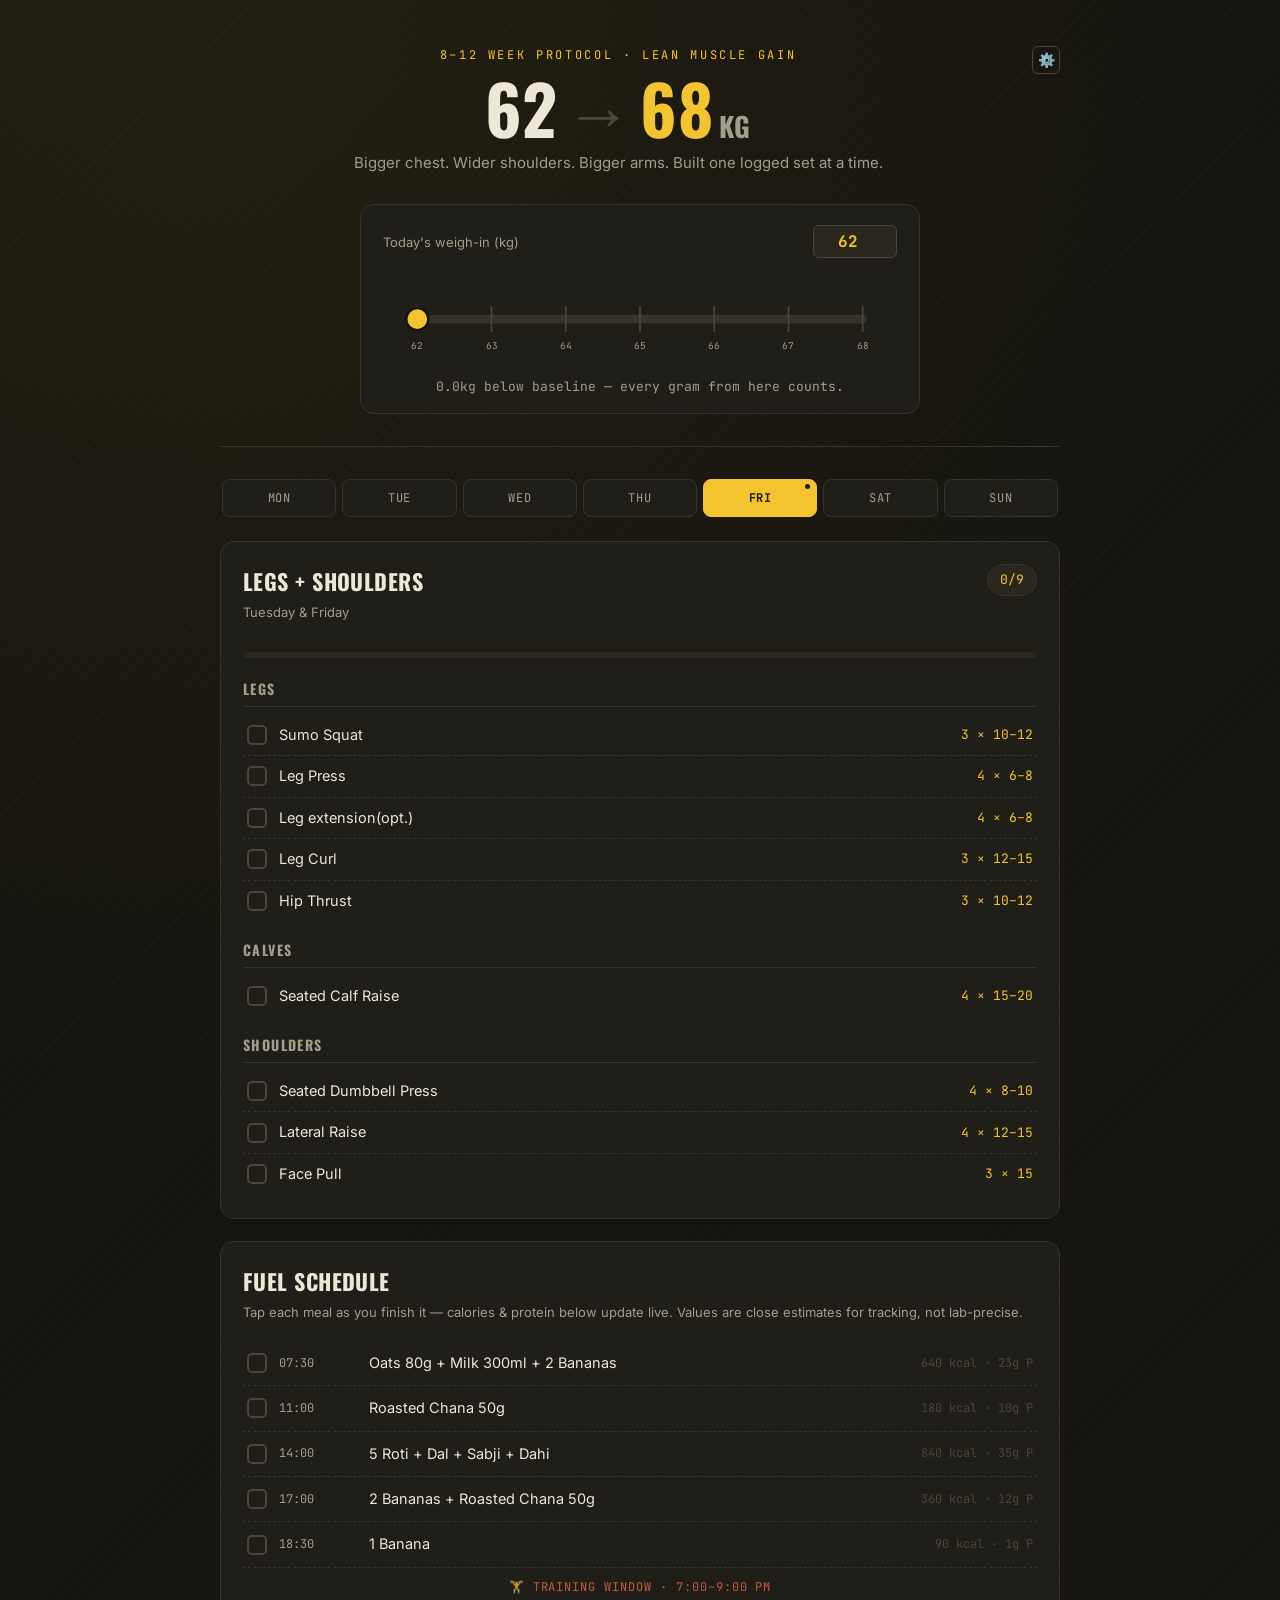
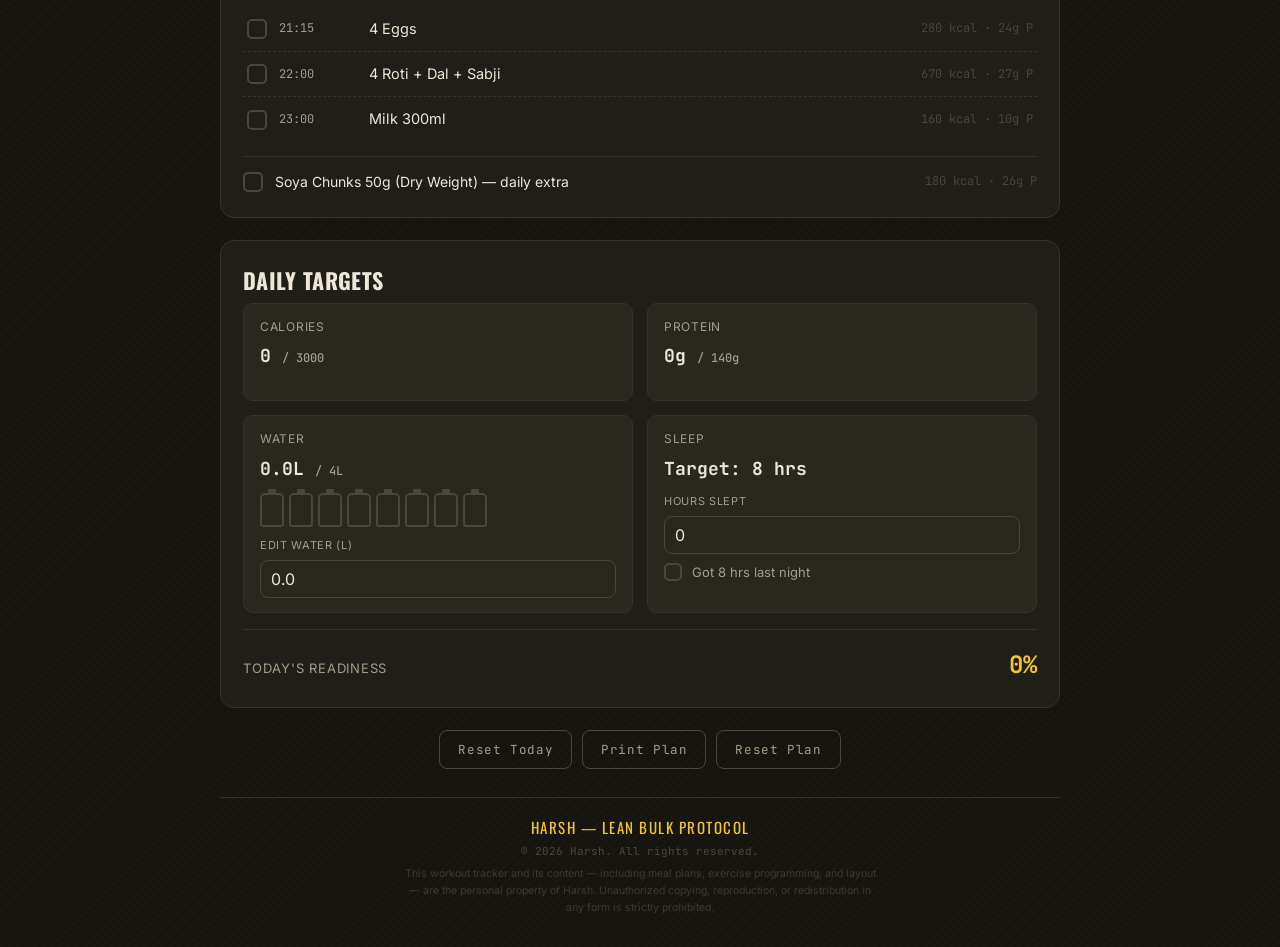
<file: index.html>
<!DOCTYPE html>
<html lang="en">
<head>
<meta charset="UTF-8">
<meta name="viewport" content="width=device-width, initial-scale=1.0">
<title>Lean Bulk Protocol · 62 → 68kg</title>
<link rel="preconnect" href="https://fonts.googleapis.com">
<link href="https://fonts.googleapis.com/css2?family=Oswald:wght@500;600;700&family=Inter:wght@400;500;600;700&family=JetBrains+Mono:wght@500;700&display=swap" rel="stylesheet">
<link rel="stylesheet" href="css/style.css">
</head>
<body>
<div class="page">

  <header class="hero">
    <div style="display:flex; justify-content:center; align-items:flex-start; gap:16px; position:relative;">
      <div style="flex:1;">
        <p class="hero-eyebrow">8–12 WEEK PROTOCOL · LEAN MUSCLE GAIN</p>
        <h1 class="hero-title"><span id="startWeight">62</span><span class="arrow">→</span><span class="goal-num" id="goalWeight">68</span><span class="unit">KG</span></h1>
        <p class="hero-sub">Bigger chest. Wider shoulders. Bigger arms. Built one logged set at a time.</p>
      </div>
      <button class="settings-icon" id="settingsBtn" title="Settings" aria-label="Open settings">⚙️</button>
    </div>

    <div class="bar-loader">
      <div class="bar-loader-head">
        <label for="weightInput">Today's weigh-in (kg)</label>
        <input type="number" id="weightInput" min="55" max="75" step="0.1" value="62">
      </div>
      <svg id="barbellSvg" viewBox="0 0 600 110" xmlns="http://www.w3.org/2000/svg" aria-hidden="true">
        <line x1="40" y1="55" x2="560" y2="55" stroke="#36332a" stroke-width="10" stroke-linecap="round"/>
        <rect id="barFill" x="40" y="50" width="0" height="10" rx="5" fill="#f4c430"/>
        <g id="ticks" font-family="JetBrains Mono, monospace" font-size="11" fill="#a39d8c"></g>
        <circle id="plateMarker" cx="40" cy="55" r="13" fill="#f4c430" stroke="#15140f" stroke-width="3"/>
      </svg>
      <p id="barbellStatus" class="mono">Log your weight to start tracking.</p>
    </div>
  </header>

  <nav class="day-nav" id="dayNav" aria-label="Day selector"></nav>

  <section class="card workout-card">
    <div class="workout-header">
      <div>
        <h2 id="workoutTitle">—</h2>
        <p class="card-meta" id="workoutMeta">—</p>
      </div>
      <div class="progress-pill mono" id="workoutProgressText">0/0</div>
    </div>
    <div class="progress-track"><div class="progress-fill" id="workoutProgressFill"></div></div>
    <div id="workoutContent"></div>
  </section>

  <section class="card diet-card">
    <h2>Fuel Schedule</h2>
    <p class="card-meta">Tap each meal as you finish it — calories &amp; protein below update live. Values are close estimates for tracking, not lab-precise.</p>
    <div id="dietList"></div>
    <div class="extra-row">
      <button class="checkbox" id="soyaCheck" role="checkbox" aria-checked="false" aria-label="Soya chunks 50g dry, daily"></button>
      <span class="ex-name">Soya Chunks 50g (Dry Weight) — daily extra</span>
      <span class="meal-macro mono">180 kcal · 26g P</span>
    </div>
  </section>

  <section class="card dashboard-card">
    <h2>Daily Targets</h2>
    <div class="gauges">
      <div class="gauge">
        <div class="gauge-label">Calories</div>
        <div class="gauge-value"><span id="kcalValue">0</span> <span class="target" id="kcalTargetText">/ 2800</span></div>
        <div class="progress-track"><div class="progress-fill" id="kcalFill"></div></div>
      </div>
      <div class="gauge">
        <div class="gauge-label">Protein</div>
        <div class="gauge-value"><span id="proteinValue">0</span>g <span class="target" id="proteinTargetText">/ 140g</span></div>
        <div class="progress-track"><div class="progress-fill" id="proteinFill"></div></div>
      </div>
      <div class="gauge">
        <div class="gauge-label">Water</div>
        <div class="gauge-value"><span id="waterValue">0.0</span>L <span class="target" id="waterTarget">/ 4L</span></div>
        <div class="bottles" id="bottles"></div>
        <div class="water-editor">
          <label for="waterInput">Edit water (L)</label>
          <input type="number" id="waterInput" min="0" max="8" step="0.5" value="0">
        </div>
      </div>
      <div class="gauge">
        <div class="gauge-label">Sleep</div>
        <div class="gauge-value">Target: 8 hrs</div>
        <div class="sleep-editor">
          <label for="sleepInput">Hours slept</label>
          <input type="number" id="sleepInput" min="0" max="12" step="0.5" value="0">
        </div>
        <label class="sleep-toggle">
          <button class="checkbox" id="sleepCheck" role="checkbox" aria-checked="false" aria-label="Got 8 hours sleep last night"></button>
          <span>Got 8 hrs last night</span>
        </label>
      </div>
    </div>
    <div class="readiness">
      <span class="readiness-label">Today's readiness</span>
      <span class="readiness-value mono" id="readinessValue">0%</span>
    </div>
  </section>

  <div class="actions">
    <button class="action-btn" id="resetBtn">Reset Today</button>
    <button class="action-btn" id="printBtn">Print Plan</button>
    <button class="action-btn" id="resetPlanBtn">Reset Plan</button>
  </div>

  <footer>
    <div class="footer-brand">Harsh &mdash; Lean Bulk Protocol</div>
    <div class="footer-copy">&copy; <span id="footerYear"></span> Harsh. All rights reserved.</div>
    <div class="footer-notice">
      This workout tracker and its content — including meal plans, exercise programming, and layout —
      are the personal property of Harsh. Unauthorized copying, reproduction, or redistribution
      in any form is strictly prohibited.
    </div>
  </footer>
</div>

<!-- SETTINGS MODAL -->
<div class="modal-overlay" id="settingsModal">
  <div class="modal">
    <h2>⚙️ Customize Your Protocol</h2>
    
    <div class="modal-tabs">
      <button class="modal-tab active" data-tab="weight">Weight & Calories</button>
      <button class="modal-tab" data-tab="meals">Meals</button>
      <button class="modal-tab" data-tab="exercises">Exercises</button>
    </div>

    <!-- TAB: WEIGHT & CALORIES -->
    <div class="modal-tab-content active" id="tab-weight">
      <div class="modal-section">
        <label class="modal-label">Weight Goal Range</label>
        <div class="modal-row">
          <div class="modal-field">
            <input type="number" class="modal-input" id="startWeightInput" min="40" max="150" step="0.1" placeholder="Start (kg)">
          </div>
          <div class="modal-field">
            <input type="number" class="modal-input" id="goalWeightInput" min="40" max="150" step="0.1" placeholder="Goal (kg)">
          </div>
        </div>
      </div>

      <div class="modal-section">
        <label class="modal-label">Daily Nutrition Targets</label>
        <div style="margin-bottom:12px; padding:12px; background:var(--surface-2); border-radius:6px; font-size:13px; color:var(--chalk-dim);">
          💡 Tip: Higher weight = more calories needed. Adjust based on your goal (bulk, cut, maintain).
        </div>
        <div class="modal-row">
          <div class="modal-field">
            <label style="font-size:11px; color:var(--chalk-dim);">Calories (kcal/day)</label>
            <input type="number" class="modal-input" id="calorieTargetInput" min="1500" max="5000" step="100">
          </div>
          <div class="modal-field">
            <label style="font-size:11px; color:var(--chalk-dim);">Protein (g/day)</label>
            <input type="number" class="modal-input" id="proteinTargetInput" min="50" max="300" step="5">
          </div>
        </div>
        <div class="strength-calc" id="calorieCalcInfo"></div>
      </div>
    </div>

    <!-- TAB: MEALS -->
    <div class="modal-tab-content" id="tab-meals">
      <div class="modal-section">
        <label class="modal-label">Default Meals</label>
        <div id="defaultMealsList"></div>
      </div>
      
      <div class="modal-section">
        <label class="modal-label">Custom Meals</label>
        <div id="customMealsList"></div>
        
        <div class="edit-form">
          <h3 style="margin:0 0 12px; font-size:13px;">Add New Meal</h3>
          <div class="edit-form-row">
            <div class="edit-form-field">
              <label>Time</label>
              <input type="time" class="modal-input" id="newMealTime" value="12:00">
            </div>
            <div class="edit-form-field">
              <label>Meal Name</label>
              <input type="text" class="modal-input" id="newMealName" placeholder="e.g. Chicken Rice">
            </div>
          </div>
          <div class="edit-form-row">
            <div class="edit-form-field">
              <label>Calories (kcal)</label>
              <input type="number" class="modal-input" id="newMealKcal" min="0" max="2000" placeholder="500">
            </div>
            <div class="edit-form-field">
              <label>Protein (g)</label>
              <input type="number" class="modal-input" id="newMealProtein" min="0" max="150" placeholder="30">
            </div>
          </div>
          <button class="modal-add-btn" id="addMealBtn">➕ Add Meal</button>
        </div>
      </div>
    </div>

    <!-- TAB: EXERCISES -->
    <div class="modal-tab-content" id="tab-exercises">
      <div id="exercisesList"></div>
    </div>

    <div class="modal-buttons">
      <button class="modal-btn" id="closeSettingsBtn">Cancel</button>
      <button class="modal-btn primary" id="saveSettingsBtn">Save Changes</button>
    </div>
  </div>
</div>

<script src="js/script.js" defer></script>
</body>
</html>
</file>
<file: css/style.css>
:root{
    --bg:#15140f;
    --surface:#201e18;
    --surface-2:#2a271f;
    --steel:#4a463c;
    --steel-soft:#36332a;
    --chalk:#ede7d8;
    --chalk-dim:#a39d8c;
    --hazard:#f4c430;
    --hazard-dim:#7a6420;
    --rust:#c45c3a;
    --go:#7c9a5a; 
  }

  *{ box-sizing:border-box; }
  html{ scroll-behavior:smooth; -webkit-text-size-adjust:100%; }
  html.modal-open, body.modal-open{ overflow:hidden; height:100%; }
  body.modal-open{ position:fixed; width:100%; }
  input, select, textarea, button { font-size:16px; }
  body{
    margin:0;
    background:var(--bg);
    background-image:
      radial-gradient(circle at 15% 0%, rgba(244,196,48,0.06), transparent 40%),
      repeating-linear-gradient(135deg, rgba(255,255,255,0.012) 0px, rgba(255,255,255,0.012) 2px, transparent 2px, transparent 6px);
    color:var(--chalk);
    font-family:'Inter', sans-serif;
    line-height:1.55;
  }

  .page{ max-width:880px; margin:0 auto; padding:28px 20px 16px; }

  h1,h2,h3{ font-family:'Oswald', sans-serif; text-transform:uppercase; letter-spacing:0.02em; margin:0; }

  .mono{ font-family:'JetBrains Mono', monospace; }

  a{ color:var(--hazard); }

  :focus-visible{ outline:2px solid var(--hazard); outline-offset:3px; border-radius:4px; }

  /* ---------- HERO ---------- */
  .hero{
    text-align:center;
    padding:18px 0 32px;
    border-bottom:1px solid var(--steel-soft);
    margin-bottom:28px;
  }
  .hero-eyebrow{
    font-family:'JetBrains Mono', monospace;
    color:var(--hazard);
    font-size:12px;
    letter-spacing:0.22em;
    margin:0 0 10px;
  }
  .hero-title{
    font-size:clamp(40px, 9vw, 68px);
    font-weight:700;
    line-height:0.98;
    color:var(--chalk);
  }
  .hero-title .arrow{ color:var(--steel); font-weight:500; padding:0 6px; }
  .hero-title .goal-num{ color:var(--hazard); }
  .hero-title .unit{ font-size:0.4em; color:var(--chalk-dim); margin-left:4px; letter-spacing:0.05em; }
  .hero-sub{ color:var(--chalk-dim); margin:10px 0 0; font-size:15px; }

  /* ---------- BARBELL LOADER (signature element) ---------- */
  .bar-loader{
    margin:30px auto 0;
    max-width:560px;
    background:var(--surface);
    border:1px solid var(--steel-soft);
    border-radius:14px;
    padding:20px 22px 16px;
  }
  .bar-loader-head{
    display:flex; justify-content:space-between; align-items:baseline; gap:10px; flex-wrap:wrap;
  }
  .bar-loader-head label{ font-size:13px; color:var(--chalk-dim); }
  #weightInput{
    width:84px;
    background:var(--surface-2);
    border:1px solid var(--steel);
    color:var(--hazard);
    font-family:'JetBrains Mono', monospace;
    font-weight:700;
    font-size:16px;
    padding:5px 8px;
    border-radius:6px;
    text-align:center;
  }
  #barbellSvg{ width:100%; height:auto; display:block; margin-top:14px; }
  #barbellStatus{
    font-family:'JetBrains Mono', monospace;
    font-size:13px;
    color:var(--chalk-dim);
    text-align:center;
    margin:10px 0 0;
  }
  #barbellStatus.win{ color:var(--go); }

  /* ---------- DAY NAV ---------- */
  .day-nav{
    display:flex;
    gap:6px;
    overflow-x:auto;
    padding:4px 2px 18px;
    margin-bottom:6px;
  }
  .day-btn{
    flex:1 1 0;
    min-width:48px;
    background:var(--surface);
    border:1px solid var(--steel-soft);
    color:var(--chalk-dim);
    font-family:'JetBrains Mono', monospace;
    font-size:12px;
    letter-spacing:0.06em;
    padding:10px 4px;
    border-radius:8px;
    cursor:pointer;
    position:relative;
    transition:background 0.15s, color 0.15s, border-color 0.15s;
  }
  .day-btn:hover{ border-color:var(--steel); color:var(--chalk); }
  .day-btn.active{
    background:var(--hazard);
    color:#1d1a10;
    border-color:var(--hazard);
    font-weight:700;
  }
  .day-btn .today-dot{
    position:absolute; top:4px; right:6px;
    width:5px; height:5px; border-radius:50%;
    background:var(--rust);
  }
  .day-btn.active .today-dot{ background:#1d1a10; }

  /* ---------- CARDS ---------- */
  .card{
    background:var(--surface);
    border:1px solid var(--steel-soft);
    border-radius:14px;
    padding:22px 22px 24px;
    margin-bottom:22px;
  }
  .card h2{ font-size:22px; color:var(--chalk); }
  .card-meta{ font-size:13px; color:var(--chalk-dim); margin:4px 0 18px; }

  /* workout header / progress */
  .workout-header{
    display:flex; justify-content:space-between; align-items:flex-start; gap:14px; flex-wrap:wrap;
  }
  .progress-pill{
    font-family:'JetBrains Mono', monospace;
    font-size:13px;
    background:var(--surface-2);
    border:1px solid var(--steel-soft);
    color:var(--hazard);
    padding:5px 12px;
    border-radius:999px;
    white-space:nowrap;
  }
  .progress-track{
    height:6px; background:var(--surface-2); border-radius:999px; overflow:hidden; margin:12px 0 20px;
  }
  .progress-fill{
    height:100%; width:0%; background:var(--hazard);
    transition:width 0.25s ease;
  }
  .progress-fill.full{ background:var(--go); }

  .muscle-group{ margin-bottom:18px; }
  .muscle-group:last-child{ margin-bottom:0; }
  .muscle-group h3{
    font-size:14px; color:var(--chalk-dim); letter-spacing:0.1em;
    margin-bottom:8px; padding-bottom:6px; border-bottom:1px solid var(--steel-soft);
  }

  .ex-row{
    display:flex; align-items:center; gap:12px;
    padding:9px 4px;
    border-bottom:1px dashed var(--steel-soft);
  }
  .ex-row:last-child{ border-bottom:none; }
  .ex-row.done .ex-name{ color:var(--chalk-dim); text-decoration:line-through; text-decoration-color:var(--steel); }
  .ex-row.done .ex-sets{ color:var(--steel); }

  .checkbox{
    width:20px; height:20px; flex:0 0 auto;
    border:2px solid var(--steel);
    border-radius:5px;
    cursor:pointer;
    display:flex; align-items:center; justify-content:center;
    background:transparent;
    transition:background 0.15s, border-color 0.15s;
  }
  .checkbox.checked{ background:var(--hazard); border-color:var(--hazard); }
  .checkbox.checked::after{
    content:"✓"; color:#1d1a10; font-size:13px; font-weight:700;
  }

  .ex-name{ flex:1 1 auto; font-size:14.5px; color:var(--chalk); }
  .ex-sets{ font-family:'JetBrains Mono', monospace; font-size:13px; color:var(--hazard); white-space:nowrap; }

  .rest-day{
    text-align:center; padding:30px 10px; color:var(--chalk-dim);
  }
  .rest-day .big-emoji{ font-size:34px; margin-bottom:8px; }

  /* ---------- DIET ---------- */
  .meal-row{
    display:flex; align-items:center; gap:12px;
    padding:11px 4px;
    border-bottom:1px dashed var(--steel-soft);
  }
  .meal-row:last-child{ border-bottom:none; }
  .meal-time{
    font-family:'JetBrains Mono', monospace; font-size:12px; color:var(--chalk-dim);
    width:78px; flex:0 0 auto;
  }
  .meal-name{ flex:1 1 auto; font-size:14.5px; color:var(--chalk); }
  .meal-row.done .meal-name{ color:var(--chalk-dim); text-decoration:line-through; text-decoration-color:var(--steel); }
  .meal-macro{
    font-family:'JetBrains Mono', monospace; font-size:12px; color:var(--steel);
    white-space:nowrap;
  }
  .meal-row.done .meal-macro{ color:var(--hazard); }
  .meal-divider{
    text-align:center; padding:10px 0; color:var(--rust);
    font-family:'JetBrains Mono', monospace; font-size:12px; letter-spacing:0.08em;
  }
  .extra-row{
    display:flex; align-items:center; gap:12px; margin-top:14px; padding-top:14px;
    border-top:1px solid var(--steel-soft);
  }
  .extra-row .ex-name{ font-size:14px; }

  /* ---------- DASHBOARD ---------- */
  .gauges{
    display:grid; grid-template-columns:repeat(2, 1fr); gap:14px; margin-top:6px;
  }
  .gauge{
    background:var(--surface-2); border:1px solid var(--steel-soft); border-radius:10px;
    padding:14px 16px;
  }
  .gauge-label{ font-size:12px; color:var(--chalk-dim); letter-spacing:0.06em; text-transform:uppercase; margin-bottom:6px; }
  .gauge-value{ font-family:'JetBrains Mono', monospace; font-size:18px; color:var(--chalk); font-weight:700; }
  .gauge-value .target{ font-size:12px; color:var(--chalk-dim); font-weight:500; }
  .gauge .progress-track{ margin:10px 0 0; }

  .water-editor, .sleep-editor{ margin-top:10px; display:flex; flex-direction:column; gap:6px; }
  .water-editor label, .sleep-editor label{ font-size:11px; color:var(--chalk-dim); letter-spacing:0.06em; text-transform:uppercase; }
  .water-editor input, .sleep-editor input{
    width:100%; background:var(--surface-2); border:1px solid var(--steel); color:var(--chalk);
    font-family:'Inter', sans-serif; padding:8px 10px; border-radius:8px;
  }

  .bottles{ display:flex; gap:5px; margin-top:10px; flex-wrap:wrap; }
  .bottle{
    width:24px; height:34px; border:2px solid var(--steel); border-radius:5px 5px 3px 3px;
    cursor:pointer; background:transparent; position:relative;
    transition:background 0.15s, border-color 0.15s;
  }
  .bottle::before{
    content:""; position:absolute; top:-6px; left:50%; transform:translateX(-50%);
    width:8px; height:6px; background:var(--steel); border-radius:1px;
  }
  .bottle.filled{ background:var(--hazard); border-color:var(--hazard); }
  .bottle.filled::before{ background:var(--hazard); }

  .sleep-toggle{
    display:flex; align-items:center; gap:10px; margin-top:8px; cursor:pointer;
  }
  .sleep-toggle .checkbox{ width:18px; height:18px; }
  .sleep-toggle span{ font-size:13px; color:var(--chalk-dim); }

  .readiness{
    margin-top:16px; padding-top:16px; border-top:1px solid var(--steel-soft);
    display:flex; align-items:baseline; justify-content:space-between;
  }
  .readiness-label{ font-size:13px; color:var(--chalk-dim); letter-spacing:0.06em; text-transform:uppercase; }
  .readiness-value{ font-family:'JetBrains Mono', monospace; font-size:24px; color:var(--hazard); font-weight:700; }

  /* ---------- ACTIONS / FOOTER ---------- */
  .actions{ display:flex; gap:10px; justify-content:center; margin:6px 0 28px; flex-wrap:wrap; }
  .action-btn{
    background:transparent; border:1px solid var(--steel); color:var(--chalk-dim);
    font-family:'JetBrains Mono', monospace; font-size:12.5px; letter-spacing:0.05em;
    padding:10px 18px; border-radius:8px; cursor:pointer;
    transition:border-color 0.15s, color 0.15s;
  }
  .action-btn:hover{ border-color:var(--hazard); color:var(--hazard); }

  footer{
    text-align:center;
    border-top:1px solid var(--steel-soft);
    margin-top:8px;
    padding:18px 20px 14px;
  }
  .footer-brand{
    font-family:'Oswald', sans-serif;
    font-size:15px;
    letter-spacing:0.1em;
    color:var(--hazard);
    text-transform:uppercase;
    margin-bottom:4px;
  }
  .footer-copy{
    font-family:'JetBrains Mono', monospace;
    font-size:11px;
    color:var(--steel);
    margin-bottom:6px;
  }
  .footer-notice{
    font-size:10.5px;
    color:var(--steel);
    max-width:480px;
    margin:0 auto;
    line-height:1.6;
    opacity:0.75;
  }

  @media (max-width: 480px){
    .gauges{ grid-template-columns:1fr; }
    .meal-time{ width:60px; font-size:11px; }
  }

  @media (prefers-reduced-motion: reduce){
    *{ transition:none !important; scroll-behavior:auto !important; }
  }

  /* ---------- SETTINGS MODAL ---------- */
  .modal-overlay{
    display:none; position:fixed; top:0; left:0; right:0; bottom:0;
    background:rgba(0,0,0,0.7); z-index:1000; align-items:center; justify-content:center;
  }
  .modal-overlay.open{ display:flex; }
  .modal{
    background:var(--surface); border:1px solid var(--steel-soft); border-radius:16px;
    max-width:600px; width:90%; max-height:80vh; overflow-y:auto; padding:30px;
    animation:modalSlide 0.25s ease;
  }
  @keyframes modalSlide{
    from{ transform:translateY(20px); opacity:0; }
    to{ transform:translateY(0); opacity:1; }
  }
  .modal h2{ margin-top:0; }
  .modal-section{ margin-bottom:24px; }
  .modal-section:last-child{ margin-bottom:0; }
  .modal-label{ font-size:13px; color:var(--chalk-dim); letter-spacing:0.06em; text-transform:uppercase; display:block; margin-bottom:8px; }
  .modal-input, .modal-select{
    width:100%; background:var(--surface-2); border:1px solid var(--steel);
    color:var(--chalk); font-family:'Inter', sans-serif; font-size:14px;
    padding:10px 12px; border-radius:8px; margin-bottom:10px;
  }
  .modal-input:focus, .modal-select:focus{ outline:none; border-color:var(--hazard); }
  input[type="time"].modal-input{ -webkit-appearance:none; appearance:none; text-align:left; }
  .modal-row{ display:flex; gap:14px; align-items:flex-end; }
  .modal-row .modal-field{ flex:1; }
  @media (max-width: 520px) {
    .modal-row{ flex-direction:column; align-items:stretch; }
    .modal-row .modal-field{ width:100%; }
    .modal-input, .modal-select{ font-size:16px; }
  }
  .modal-add-btn{
    background:var(--hazard); color:#1d1a10; border:none; font-weight:700;
    padding:10px 16px; border-radius:8px; cursor:pointer; font-size:13px;
    transition:opacity 0.15s;
  }
  .modal-add-btn:hover{ opacity:0.9; }
  .modal-item{
    background:var(--surface-2); border:1px solid var(--steel-soft); border-radius:8px;
    padding:12px; margin-bottom:8px; display:flex; justify-content:space-between; align-items:center; flex-wrap:wrap; gap:8px;
  }
  .modal-item-info{ flex:1; min-width:200px; }
  .modal-item-actions{ display:flex; gap:6px; }
  .modal-item-edit, .modal-item-close{
    background:none; border:none; cursor:pointer; font-size:16px;
    transition:color 0.15s;
  }
  .modal-item-edit{ color:var(--hazard); }
  .modal-item-edit:hover{ color:var(--hazard); opacity:0.8; }
  .modal-item-close{ color:var(--rust); }
  .modal-item-close:hover{ color:var(--hazard); }

  .modal-tabs{
    display:flex; gap:6px; border-bottom:1px solid var(--steel-soft); margin-bottom:20px;
    overflow-x:auto;
  }
  .modal-tab{
    background:none; border:none; color:var(--chalk-dim); padding:10px 16px;
    cursor:pointer; font-size:13px; letter-spacing:0.06em; text-transform:uppercase;
    border-bottom:2px solid transparent; transition:all 0.15s;
  }
  .modal-tab.active{ color:var(--hazard); border-bottom-color:var(--hazard); }
  .modal-tab:hover{ color:var(--chalk); }

  .modal-tab-content{ display:none; }
  .modal-tab-content.active{ display:block; }

  .edit-form{ background:var(--surface-2); border:1px solid var(--steel-soft); border-radius:8px; padding:16px; margin-bottom:16px; }
  .edit-form-row{ display:flex; gap:10px; margin-bottom:12px; flex-wrap:wrap; }
  .edit-form-row:last-child{ margin-bottom:0; }
  .edit-form-field{ flex:1; min-width:120px; }
  .edit-form-field label{ display:block; font-size:11px; color:var(--chalk-dim); margin-bottom:4px; text-transform:uppercase; letter-spacing:0.06em; }
  .edit-form-field input{ width:100%; }

  .modal-section.collapsible{ border:1px solid var(--steel-soft); border-radius:8px; overflow:hidden; }
  .modal-section.collapsible .modal-label{
    background:var(--surface-2); padding:12px; margin:0; cursor:pointer; display:flex;
    justify-content:space-between; align-items:center; user-select:none;
  }
  .modal-section.collapsible .modal-label::after{ content:"▼"; font-size:12px; }
  .modal-section.collapsible.collapsed .modal-label::after{ content:"▶"; }
  .modal-section.collapsible .section-content{ padding:16px; display:block; }
  .modal-section.collapsible.collapsed .section-content{ display:none; }

  .strength-calc{
    background:var(--surface-2); border:1px solid var(--steel-soft); border-radius:8px;
    padding:12px; margin-top:10px; font-size:12px; color:var(--chalk-dim);
  }
  .modal-buttons{
    display:flex; gap:10px; justify-content:flex-end; margin-top:20px;
  }
  .modal-btn{
    padding:10px 20px; border-radius:8px; border:1px solid var(--steel); color:var(--chalk);
    background:transparent; cursor:pointer; font-size:13px; transition:all 0.15s;
  }
  .modal-btn:hover{ border-color:var(--hazard); color:var(--hazard); }
  .modal-btn.primary{
    background:var(--hazard); color:#1d1a10; border-color:var(--hazard); font-weight:700;
  }
  .modal-btn.primary:hover{ opacity:0.9; }

  .settings-icon{
    width:28px; height:28px; display:flex; align-items:center; justify-content:center;
    background:transparent; border:1px solid var(--steel); border-radius:6px; cursor:pointer;
    color:var(--chalk-dim); font-size:14px; transition:all 0.15s;
  }
  .settings-icon:hover{ border-color:var(--hazard); color:var(--hazard); }

  @media print{
    body{ background:#fff; color:#111; }
    .day-nav, .actions, #weightInput, .settings-icon{ display:none; }
    .card, .bar-loader{ border:1px solid #ccc; background:#fff; }
    .hero-title, .hero-title .goal-num{ color:#111; }
  }
</file>
